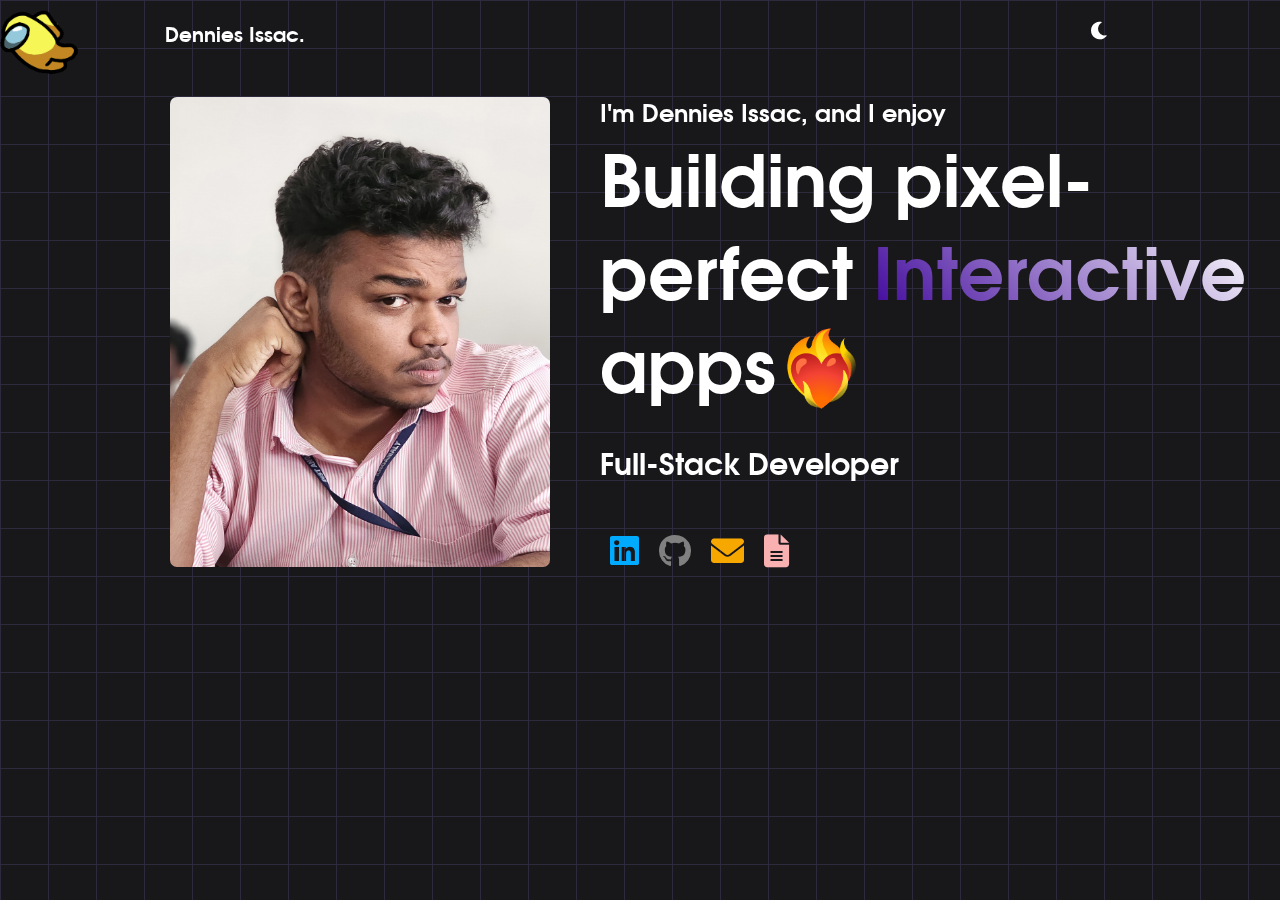
<file: index.html>
<!DOCTYPE html>
<html lang="en">
<head>
    <meta charset="UTF-8">
    <meta name="viewport" content="width=device-width, initial-scale=1.0">
    <title>Checkered Grid Background</title>
    <link rel="stylesheet" href="styles.css">
    <link rel="stylesheet" href="mouse.css">
    <link rel="stylesheet" href="https://cdnjs.cloudflare.com/ajax/libs/font-awesome/6.0.0-beta3/css/all.min.css">
</head>
<body>
    <div id="trail" class="mouse-trail"></div>
    <div class="name-top">
        <span class="my-name-top">Dennies Issac.</span>
    </div>
    <!-- Moon Icon (Positioned at top-right) -->
    <div id="moon-icon" class="moon-icon">
        <i class="fas fa-moon"></i>
    </div>
    <div class="sun-icon" style="display: none;">
        <i class="fas fa-sun"></i> <!-- Sun icon -->
    </div>  
    <div class="my-image-container">
        <img src="assets/images/dennies.jpg" alt="My Image" class="my-image">
    </div>
    <div class="text-container">
        <div class="my-name">I'm Dennies Issac, and I enjoy</div>
        <div class="my-passion">Building pixel-perfect <span>Interactive</span> apps❤️‍🔥</div>
        <div class="my-role">Full-Stack Developer</div> 
        <!-- Add icons below my-role -->
    <div class="social-links">
        <a href="https://www.linkedin.com/in/your-linkedin" target="_blank" class="social-icon">
            <i class="fab fa-linkedin"></i>
        </a>
        <a href="https://github.com/your-github" target="_blank" class="social-icon">
            <i class="fab fa-github"></i>
        </a>
        <a href="mailto:your-email@example.com" class="social-icon">
            <i class="fas fa-envelope"></i>
        </a>
        <a href="your-resume-link.pdf" target="_blank" class="social-icon">
            <i class="fas fa-file-alt"></i>
        </a>
    </div>
    </div>
    
    <script src="script.js"></script>
</body>
</html>
</file>
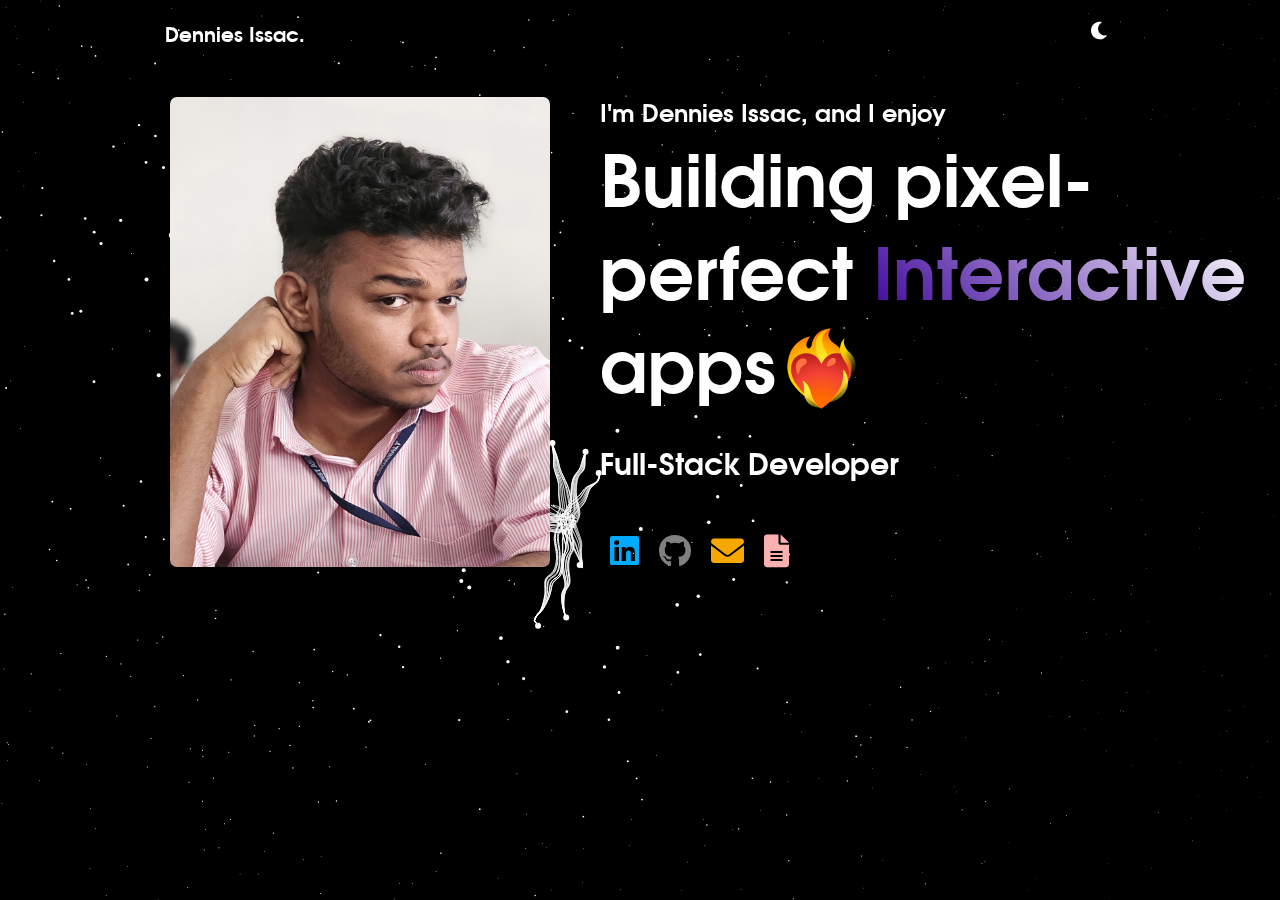
<file: new port/aurora.html>
<!doctype html>
<html lang="en">

<head>
    <!-- Required meta tags -->
    <meta charset="utf-8">
    <meta name="viewport" content="width=device-width, initial-scale=1">

    <!-- CSS -->
    <link rel="stylesheet" href="style.css">
    <link rel="stylesheet" href="https://cdnjs.cloudflare.com/ajax/libs/font-awesome/6.0.0-beta3/css/all.min.css">

    <title>Spider following cursor animation using HTML CSS and JavaScript - Coding Torque</title>
</head>

<body>
    <!-- Further code here -->
    <canvas id="canvas"></canvas>
    <div class="name-top">
        <span class="my-name-top">Dennies Issac.</span>
    </div>
    
    <!-- Moon Icon (Positioned at top-right) -->
    <div id="moon-icon" class="moon-icon">
        <i class="fas fa-moon"></i>
    </div>
    <div class="sun-icon" style="display: none;">
        <i class="fas fa-sun"></i> <!-- Sun icon -->
    </div>  
    
    <div class="my-image-container">
        <img src="assets/images/dennies.jpg" alt="My Image" class="my-image">
    </div>
    <div class="text-container">
        <div class="my-name">I'm Dennies Issac, and I enjoy</div>
        <div class="my-passion">Building pixel-perfect <span>Interactive</span> apps❤️‍🔥</div>
        <div class="my-role">Full-Stack Developer</div> 
        <!-- Add icons below my-role -->
        <div class="social-links">
            <a href="https://www.linkedin.com/in/your-linkedin" target="_blank" class="social-icon">
                <i class="fab fa-linkedin"></i>
            </a>
            <a href="https://github.com/your-github" target="_blank" class="social-icon">
                <i class="fab fa-github"></i>
            </a>
            <a href="mailto:your-email@example.com" class="social-icon">
                <i class="fas fa-envelope"></i>
            </a>
            <a href="your-resume-link.pdf" target="_blank" class="social-icon">
                <i class="fas fa-file-alt"></i>
            </a>
        </div>
    </div>
    <script src="script.js"></script>
</body>

</html>
</file>
<file: styles.css>
@font-face {
  font-family: 'ITC Avant Garde Gothic LT Demi'; /* Custom font name */
  src: url('assets/fonts/itc-avant-garde-gothic-lt-demi.ttf') format('truetype'); /* Relative path */
  font-weight: normal;
  font-style: normal;
}





.light-mode {
  background-color: #ffffff; /* White background for light mode */
  color: #000000; /* Black text for light mode */
  
}

/* When light mode is activated, change text color of specific elements */
.light-mode .my-role,
.light-mode .my-passion,
.light-mode .my-name,
.light-mode .name-top,
.light-mode .my-name-top {
  color: black; 
}

.light-mode .fab.fa-github {
  color: #545353a8; /* Gray color for GitHub */
}

.light-mode .social-icon:hover .fab.fa-github {
  color: #000000; /* White color for GitHub on hover */
}


.light-mode .my-passion span{
  background: linear-gradient(45deg, #3d039a, #010101);
  -webkit-background-clip: text;
  color: transparent;
  font-weight: bold;
}



body {
  margin: 0;
  height: 100vh;
  background-color: #18181b;
  background-image: linear-gradient(#2e2a3e 1px, transparent 1px),
                    linear-gradient(90deg, #2e2a3e 1px, transparent 1px);
  background-size: 48px 48px; /* Adjust the size of the grid squares */
  font-family: Arial, sans-serif;
  display: flex;
  justify-content: center;
  align-items: center;
  color: white;
  position: relative;
  transition: background-color 0.3s, color 0.3s;
}

.sun-icon {
  position: fixed;
  top: 20px;  /* Adjust for desired distance from top */
  right: 170px; /* Adjust for desired distance from right */
  font-size: 20px; /* Size of the moon icon */
  color: #010101;
  cursor: pointer;
  z-index: 1000;
}
.moon-icon {
  position: fixed;
  top: 20px;  /* Adjust for desired distance from top */
  right: 170px; /* Adjust for desired distance from right */
  font-size: 20px; /* Size of the moon icon */
  color: #ffffff; /* Initial color for moon icon */
  cursor: pointer; /* Change cursor to indicate it is clickable */
  z-index: 1000;
  animation: popUpFromBottom 0.8s ease-out; /* Ensure it's on top of other elements */
}
/* Container for the image */
.my-image-container {
  position: fixed; /* Fixed position so it stays at top left */
  top: 97px; /* Adjust the distance from the top */
  left: 170px; /* Adjust the distance from the left */
  width: 380px; /* Adjust the width */
  height: 470px; /* Height more than the width as requested */
  border-radius: 7px; /* Rounded corners */
  overflow: hidden; /* Prevents image overflow from rounded corners */
  z-index: 1000; /* Ensure the image stays above other content */
  animation: popUpFromBottom 0.9s ease-out; /* 0.5s for quick fade-in */
}

/* Image inside the container */
.my-image {
  width: 100%; /* Make image fill the container */
  height: 100%; /* Make image fill the container */
  object-fit: cover; /* Ensure the image maintains aspect ratio and covers the area */
}


/* Apply font to the name and position it at the top-left */
.name-top {
  position: fixed; /* Fixed position to keep it in place when scrolling */
  top: 21px; /* Distance from the top of the screen */
  left: 165px; /* Distance from the left of the screen */
  z-index: 1000;
  animation: popUpFromBottom 0.8s ease-out;
}

.my-name-top {
  font-family: 'ITC Avant Garde Gothic LT Demi', sans-serif;
  font-size: 20px;
  color: #ffffff;
  font-weight: normal;

}

/* Smaller font for the introduction text */
.text-container {
  position: fixed; /* Fixed position to stay in place */
  top: 97px; /* Same top distance as the image */
  left:600px; /* Position the text to the right of the image (adjust value for more space) */
  display: flex;
  flex-direction: column;
  align-items: flex-start;
  z-index: 1000; /* Ensure it's above other content */
   /* Limit the width of the text */
}

/* Styling for name and description */
.my-name{
  font-family: 'ITC Avant Garde Gothic LT Demi', sans-serif;
  font-size: 24px;
  color: #ffffff;
  font-weight: normal;
  margin-bottom: 4px;
  animation: popUpFromBottom 1s ease-out; /* 0.5s for quick fade-in */
}

/* Styling for role */
.my-role {
  font-family: 'ITC Avant Garde Gothic LT Demi', sans-serif;
  font-size: 30px;
  color: #ffffff;
  font-weight: normal;
  margin-bottom: 25px;
  animation: popUpFromBottom 1.2s ease-out; /* 0.5s for quick fade-in */
}

/* Styling for passion */
.my-passion {
  font-family: 'ITC Avant Garde Gothic LT Demi', sans-serif;
  font-size: 72px;
  font-weight: normal;
  margin-bottom: 32px;
  animation: popUpFromBottom 1.1s ease-out; /* 0.5s for quick fade-in */
}

/* Gradient styling for passion */
.my-passion span {
  background: linear-gradient(45deg, #3d039a, #ffffff);
  -webkit-background-clip: text;
  color: transparent;
  font-weight: bold;
} 


/* Container for social links */
/* Container for social links */
.social-links {
  display: flex;
  justify-content: space-around; /* Distribute icons evenly */
  gap: 20px; /* Space between the icons */
  margin-top: 25px; /* Add some space above the icons */
  margin-left: 10px; /* Adjust this value to move the icons to the right */
  animation: popUpFromBottom 1.3s ease-out; /* 0.5s for quick fade-in */
}


/* Styling for each social icon */
.social-icon {
  font-size: 33px; /* Icon size */
  color: #ffffff; /* Icon color */
  transition: color 0.3s; /* Smooth transition for hover effect */
}

.social-icon:hover {
  color: #3d039a; /* Change color on hover */
}

/* Styling for LinkedIn icon */
.fab.fa-linkedin {
  color: #00aaff; /* Light blue color for LinkedIn */
}

/* Styling for GitHub icon */
.fab.fa-github {
  color: #808080; /* Gray color for GitHub */
}

/* Styling for Email icon */
.fas.fa-envelope {
  color: #f7a800; /* Light orange color for Gmail */
}

/* Styling for Resume icon */
.fas.fa-file-alt {
  
  color: #f8b0b0; /* Light red color for Resume */
}

/* Change color on hover for individual icons */
.social-icon:hover .fab.fa-linkedin {
  color: #0077b5; /* LinkedIn original color (dark blue) on hover */
}

.social-icon:hover .fab.fa-github {
  color: #ffffff; /* White color for GitHub on hover */
}

.social-icon:hover .fas.fa-envelope {
  color: #ea4335; /* Original red color for Gmail on hover */
}

.social-icon:hover .fas.fa-file-alt {
  color: #e74c3c; /* Darker red color for Resume on hover */
}



@keyframes popUpFromBottom {
  0% {
    transform: translateY(100vh); /* Start below the viewport */
  }
  100% {
    transform: translateY(0); /* Moves to its original position */
  }
}

/* Media query for screens 768px or smaller (Tablets and Phones) */
/* Media query for screens 768px or smaller (Tablets and Phones) */
@media (max-width: 768px) {

  
  /* Center the image container */
  .my-image-container {
    width: 250px; /* Adjust the width of the image container */
    height: 300px; /* Adjust the height of the image container */
    top: 20px; /* Adjust the top position */
    left: 50%; /* Center horizontally */
    transform: translateX(-50%); /* Center the image container */
  }

  /* Position the text container at the bottom of the image */
  .text-container {
    top: 65%; /* Move the text down to be below the image */
    left: 50%; /* Center text container horizontally */
    transform: translateX(-50%); /* Center text container */
    width: 100%; /* Full width */
    text-align: center; /* Align text to the center */
  }

  /* Adjust the font size and spacing for smaller devices */
  .my-name {
    font-size: 18px; /* Reduce font size */
  }

  .my-role {
    font-size: 22px; /* Reduce font size */
  }

  .my-passion {
    font-size: 30px; /* Reduce font size */
  }

  .social-links {
    margin-top: 15px; /* Adjust spacing */
    gap: 8px; /* Adjust space between icons */
    justify-content: center; /* Center the icons */
  }

  /* Reduce the icon size for moon and sun icons */
  .moon-icon, .sun-icon {
    font-size: 16px; /* Reduce icon size */
    right: 5px; /* Adjust right position */
  }

  .name-top {
    left: 50%; /* Center the name */
    font-size: 16px; /* Reduce font size */
    transform: translateX(-50%); /* Center the name */
  }
}

/* Media query for screens smaller than 480px (Mobile Phones) */
@media (max-width: 480px) {
  /* Center the image container */
  .my-image-container {
    width: 330px; /* Adjust the width of the image container */
    height: 470px; /* Adjust the height of the image container */
    top: 70px; /* Adjust the top position */
    left: 50%; /* Center horizontally */
    transform: translateX(-50%); /* Center the image container */
  }

/* Position the text container at the bottom of the image */

  /* Position the text container at the bottom of the image */
  .text-container {
  margin-top: 20%;/* Center text container horizontally */
    transform: translateX(-50%); /* Center text container */
    width: 100%; /* Full width */
    text-align: center; /* Align text to the center */
    display: flex; /* Use flexbox */
    flex-direction: column; /* Stack children vertically */
    justify-content: flex-start; /* Ensure vertical alignment starts from top */
    align-items: center; /* Center children horizontally */
    padding-bottom: 20px; /* Add some padding to prevent content from getting too close to the bottom */
    overflow-y: auto; /* Allow vertical scrolling if the content overflows */
    height: auto; /* Allow container to adjust height based on content */
  }

  /* Adjust font sizes and spacing for mobile devices */
  .my-name {
    font-size: 16px; /* Reduce font size */
    margin-bottom: 2%; /* Remove margin for centering */
  }

  .my-role {
    font-size: 18px; /* Reduce font size */
    margin-bottom: 10%;
  }

  .my-passion {
    font-size: 30px; /* Reduce font size */
    margin-bottom: 8%;
  }

  /* Social links container */
  .social-links {
    margin-top: 10px; /* Adjust spacing */
    gap: 6px; /* Adjust space between icons */
    justify-content: center; /* Center the icons */
    display: flex; /* Ensure it's a flex container */
    flex-wrap: wrap; /* Allow items to wrap if they overflow */
  }

  /* Reduce icon size for mobile */
  .moon-icon, .sun-icon {
    font-size: 14px; /* Reduce icon size */
    right: 5%; /* Adjust right position */
  }



  /* Reduce icon size for mobile */
  .moon-icon, .sun-icon {
    font-size: 14px; /* Reduce icon size */
    right: 5%; /* Adjust right position */
  }

  .name-top {
    left: 22%;
    font-size: 10px; /* Reduce font size */
  }
}


@media (max-width: 768px) {
  .my-image-container,
  .text-container,
  .social-icon,
  .moon-icon,
  .name-top,
  .my-name,
  .my-passion,
  .my-role,
  .social-links {
    animation: none !important; /* Disable animation */
  }
}
</file>
<file: mouse.css>
.mouse-trail {
    position: absolute;
    pointer-events: none;
    width: 80px;
    height: 80px;
    background-image: url('assets/images/among\ us.gif'); /* Replace with your GIF URL */
    background-size: contain;
    background-repeat: no-repeat;
    z-index: 9999;
    animation: float 3s infinite ease-in-out; /* Slower animation for smoother feel */
    z-index: 0;
}

@keyframes float {
    0% {
        transform: translate(0, 0);
    }
    20% {
        transform: translate(3px, -3px); /* Reduced movement */
    }
    40% {
        transform: translate(0, -6px); /* Reduced movement */
    }
    60% {
        transform: translate(-3px, -3px); /* Reduced movement */
    }
    80% {
        transform: translate(0, 0);
    }
    100% {
        transform: translate(3px, -3px); /* Light float */
    }
}
</file>
<file: new port/style.css>
@font-face {
    font-family: 'ITC Avant Garde Gothic LT Demi'; /* Custom font name */
    src: url('assets/fonts/itc-avant-garde-gothic-lt-demi.ttf') format('truetype'); /* Relative path */
    font-weight: normal;
    font-style: normal;
  }
  
  
  
  
  
  .light-mode {
    background-color: #ffffff; /* White background for light mode */
    color: #000000; /* Black text for light mode */
    
  }
  
  /* When light mode is activated, change text color of specific elements */
  .light-mode .my-role,
  .light-mode .my-passion,
  .light-mode .my-name,
  .light-mode .name-top,
  .light-mode .my-name-top {
    color: black; 
  }
  
  .light-mode .fab.fa-github {
    color: #545353a8; /* Gray color for GitHub */
  }
  
  .light-mode .social-icon:hover .fab.fa-github {
    color: #000000; /* White color for GitHub on hover */
  }
  
  
  .light-mode .my-passion span{
    background: linear-gradient(45deg, #3d039a, #010101);
    -webkit-background-clip: text;
    color: transparent;
    font-weight: bold;
  }
  
  
  
  body {
    margin: 0;
    height: 100vh;
    overflow: hidden;
    font-family: Arial, sans-serif;
    display: flex;
    justify-content: center;
    align-items: center;
    color: white;
    position: relative;
    transition: background-color 0.3s, color 0.3s;
  }
  
  .sun-icon {
    position: fixed;
    top: 20px;  /* Adjust for desired distance from top */
    right: 170px; /* Adjust for desired distance from right */
    font-size: 20px; /* Size of the moon icon */
    color: #010101;
    cursor: pointer;
    z-index: 1000;
  }
  .moon-icon {
    position: fixed;
    top: 20px;  /* Adjust for desired distance from top */
    right: 170px; /* Adjust for desired distance from right */
    font-size: 20px; /* Size of the moon icon */
    color: #ffffff; /* Initial color for moon icon */
    cursor: pointer; /* Change cursor to indicate it is clickable */
    z-index: 1000;
  }
  .animate-moon {
    animation: popUpFromBottom 0.8s ease-out; /* Animation on page load */
  }
  /* Container for the image */
  .my-image-container {
    position: fixed; /* Fixed position so it stays at top left */
    top: 97px; /* Adjust the distance from the top */
    left: 170px; /* Adjust the distance from the left */
    width: 380px; /* Adjust the width */
    height: 470px; /* Height more than the width as requested */
    border-radius: 7px; /* Rounded corners */
    overflow: hidden; /* Prevents image overflow from rounded corners */
    z-index: 1000; /* Ensure the image stays above other content */
    animation: popUpFromBottom 0.9s ease-out; /* 0.5s for quick fade-in */
  }
  
  /* Image inside the container */
  .my-image {
    width: 100%; /* Make image fill the container */
    height: 100%; /* Make image fill the container */
    object-fit: cover; /* Ensure the image maintains aspect ratio and covers the area */
  }
  
  
  /* Apply font to the name and position it at the top-left */
  .name-top {
    position: fixed; /* Fixed position to keep it in place when scrolling */
    top: 21px; /* Distance from the top of the screen */
    left: 165px; /* Distance from the left of the screen */
    z-index: 1000;
    animation: popUpFromBottom 0.8s ease-out;
  }
  
  .my-name-top {
    font-family: 'ITC Avant Garde Gothic LT Demi', sans-serif;
    font-size: 20px;
    color: #ffffff;
    font-weight: normal;
  
  }
  
  /* Smaller font for the introduction text */
  .text-container {
    position: fixed; /* Fixed position to stay in place */
    top: 97px; /* Same top distance as the image */
    left:600px; /* Position the text to the right of the image (adjust value for more space) */
    display: flex;
    flex-direction: column;
    align-items: flex-start;
    z-index: 1000; /* Ensure it's above other content */
     /* Limit the width of the text */
  }
  
  /* Styling for name and description */
  .my-name{
    font-family: 'ITC Avant Garde Gothic LT Demi', sans-serif;
    font-size: 24px;
    color: #ffffff;
    font-weight: normal;
    margin-bottom: 4px;
    animation: popUpFromBottom 1s ease-out; /* 0.5s for quick fade-in */
  }
  
  /* Styling for role */
  .my-role {
    font-family: 'ITC Avant Garde Gothic LT Demi', sans-serif;
    font-size: 30px;
    color: #ffffff;
    font-weight: normal;
    margin-bottom: 25px;
    animation: popUpFromBottom 1.2s ease-out; /* 0.5s for quick fade-in */
  }
  
  /* Styling for passion */
  .my-passion {
    font-family: 'ITC Avant Garde Gothic LT Demi', sans-serif;
    font-size: 72px;
    font-weight: normal;
    margin-bottom: 32px;
    animation: popUpFromBottom 1.1s ease-out; /* 0.5s for quick fade-in */
  }
  
  /* Gradient styling for passion */
  .my-passion span {
    background: linear-gradient(45deg, #3d039a, #ffffff);
    -webkit-background-clip: text;
    color: transparent;
    font-weight: bold;
  } 
  
  
  /* Container for social links */
  /* Container for social links */
  .social-links {
    display: flex;
    justify-content: space-around; /* Distribute icons evenly */
    gap: 20px; /* Space between the icons */
    margin-top: 25px; /* Add some space above the icons */
    margin-left: 10px; /* Adjust this value to move the icons to the right */
    animation: popUpFromBottom 1.3s ease-out; /* 0.5s for quick fade-in */
  }
  
  
  /* Styling for each social icon */
  .social-icon {
    font-size: 33px; /* Icon size */
    color: #ffffff; /* Icon color */
    transition: color 0.3s; /* Smooth transition for hover effect */
  }
  
  .social-icon:hover {
    color: #3d039a; /* Change color on hover */
  }
  
  /* Styling for LinkedIn icon */
  .fab.fa-linkedin {
    color: #00aaff; /* Light blue color for LinkedIn */
  }
  
  /* Styling for GitHub icon */
  .fab.fa-github {
    color: #808080; /* Gray color for GitHub */
  }
  
  /* Styling for Email icon */
  .fas.fa-envelope {
    color: #f7a800; /* Light orange color for Gmail */
  }
  
  /* Styling for Resume icon */
  .fas.fa-file-alt {
    
    color: #f8b0b0; /* Light red color for Resume */
  }
  
  /* Change color on hover for individual icons */
  .social-icon:hover .fab.fa-linkedin {
    color: #0077b5; /* LinkedIn original color (dark blue) on hover */
  }
  
  .social-icon:hover .fab.fa-github {
    color: #ffffff; /* White color for GitHub on hover */
  }
  
  .social-icon:hover .fas.fa-envelope {
    color: #ea4335; /* Original red color for Gmail on hover */
  }
  
  .social-icon:hover .fas.fa-file-alt {
    color: #e74c3c; /* Darker red color for Resume on hover */
  }
  
  
  
  @keyframes popUpFromBottom {
    0% {
      transform: translateY(100vh); /* Start below the viewport */
    }
    100% {
      transform: translateY(0); /* Moves to its original position */
    }
  }
  
  /* Media query for screens 768px or smaller (Tablets and Phones) */
  /* Media query for screens 768px or smaller (Tablets and Phones) */
  @media (max-width: 768px) {
  
    
    /* Center the image container */
    .my-image-container {
      width: 250px; /* Adjust the width of the image container */
      height: 300px; /* Adjust the height of the image container */
      top: 20px; /* Adjust the top position */
      left: 50%; /* Center horizontally */
      transform: translateX(-50%); /* Center the image container */
    }
  
    /* Position the text container at the bottom of the image */
    .text-container {
      top: 65%; /* Move the text down to be below the image */
      left: 50%; /* Center text container horizontally */
      transform: translateX(-50%); /* Center text container */
      width: 100%; /* Full width */
      text-align: center; /* Align text to the center */
    }
  
    /* Adjust the font size and spacing for smaller devices */
    .my-name {
      font-size: 18px; /* Reduce font size */
    }
  
    .my-role {
      font-size: 22px; /* Reduce font size */
    }
  
    .my-passion {
      font-size: 30px; /* Reduce font size */
    }
  
    .social-links {
      margin-top: 15px; /* Adjust spacing */
      gap: 8px; /* Adjust space between icons */
      justify-content: center; /* Center the icons */
    }
  
    /* Reduce the icon size for moon and sun icons */
    .moon-icon, .sun-icon {
      font-size: 16px; /* Reduce icon size */
      right: 5px; /* Adjust right position */
    }
  
    .name-top {
      left: 50%; /* Center the name */
      font-size: 16px; /* Reduce font size */
      transform: translateX(-50%); /* Center the name */
    }
  }
  
  /* Media query for screens smaller than 480px (Mobile Phones) */
  @media (max-width: 480px) {
    /* Center the image container */
    .my-image-container {
      width: 330px; /* Adjust the width of the image container */
      height: 470px; /* Adjust the height of the image container */
      top: 70px; /* Adjust the top position */
      left: 50%; /* Center horizontally */
      transform: translateX(-50%); /* Center the image container */
    }
  
  /* Position the text container at the bottom of the image */
  
    /* Position the text container at the bottom of the image */
    .text-container {
    margin-top: 20%;/* Center text container horizontally */
      transform: translateX(-50%); /* Center text container */
      width: 100%; /* Full width */
      text-align: center; /* Align text to the center */
      display: flex; /* Use flexbox */
      flex-direction: column; /* Stack children vertically */
      justify-content: flex-start; /* Ensure vertical alignment starts from top */
      align-items: center; /* Center children horizontally */
      padding-bottom: 20px; /* Add some padding to prevent content from getting too close to the bottom */
      overflow-y: auto; /* Allow vertical scrolling if the content overflows */
      height: auto; /* Allow container to adjust height based on content */
    }
  
    /* Adjust font sizes and spacing for mobile devices */
    .my-name {
      font-size: 16px; /* Reduce font size */
      margin-bottom: 2%; /* Remove margin for centering */
    }
  
    .my-role {
      font-size: 18px; /* Reduce font size */
      margin-bottom: 10%;
    }
  
    .my-passion {
      font-size: 30px; /* Reduce font size */
      margin-bottom: 8%;
    }
  
    /* Social links container */
    .social-links {
      margin-top: 10px; /* Adjust spacing */
      gap: 6px; /* Adjust space between icons */
      justify-content: center; /* Center the icons */
      display: flex; /* Ensure it's a flex container */
      flex-wrap: wrap; /* Allow items to wrap if they overflow */
    }
  
    /* Reduce icon size for mobile */
    .moon-icon, .sun-icon {
      font-size: 14px; /* Reduce icon size */
      right: 5%; /* Adjust right position */
    }
  
  
  
    /* Reduce icon size for mobile */
    .moon-icon, .sun-icon {
      font-size: 14px; /* Reduce icon size */
      right: 5%; /* Adjust right position */
    }
  
    .name-top {
      left: 22%;
      font-size: 10px; /* Reduce font size */
    }
  }
  
  
  @media (max-width: 768px) {
    .my-image-container,
    .text-container,
    .social-icon,
    .moon-icon,
    .name-top,
    .my-name,
    .my-passion,
    .my-role,
    .social-links {
      animation: none !important; /* Disable animation */
    }
  }
</file>
